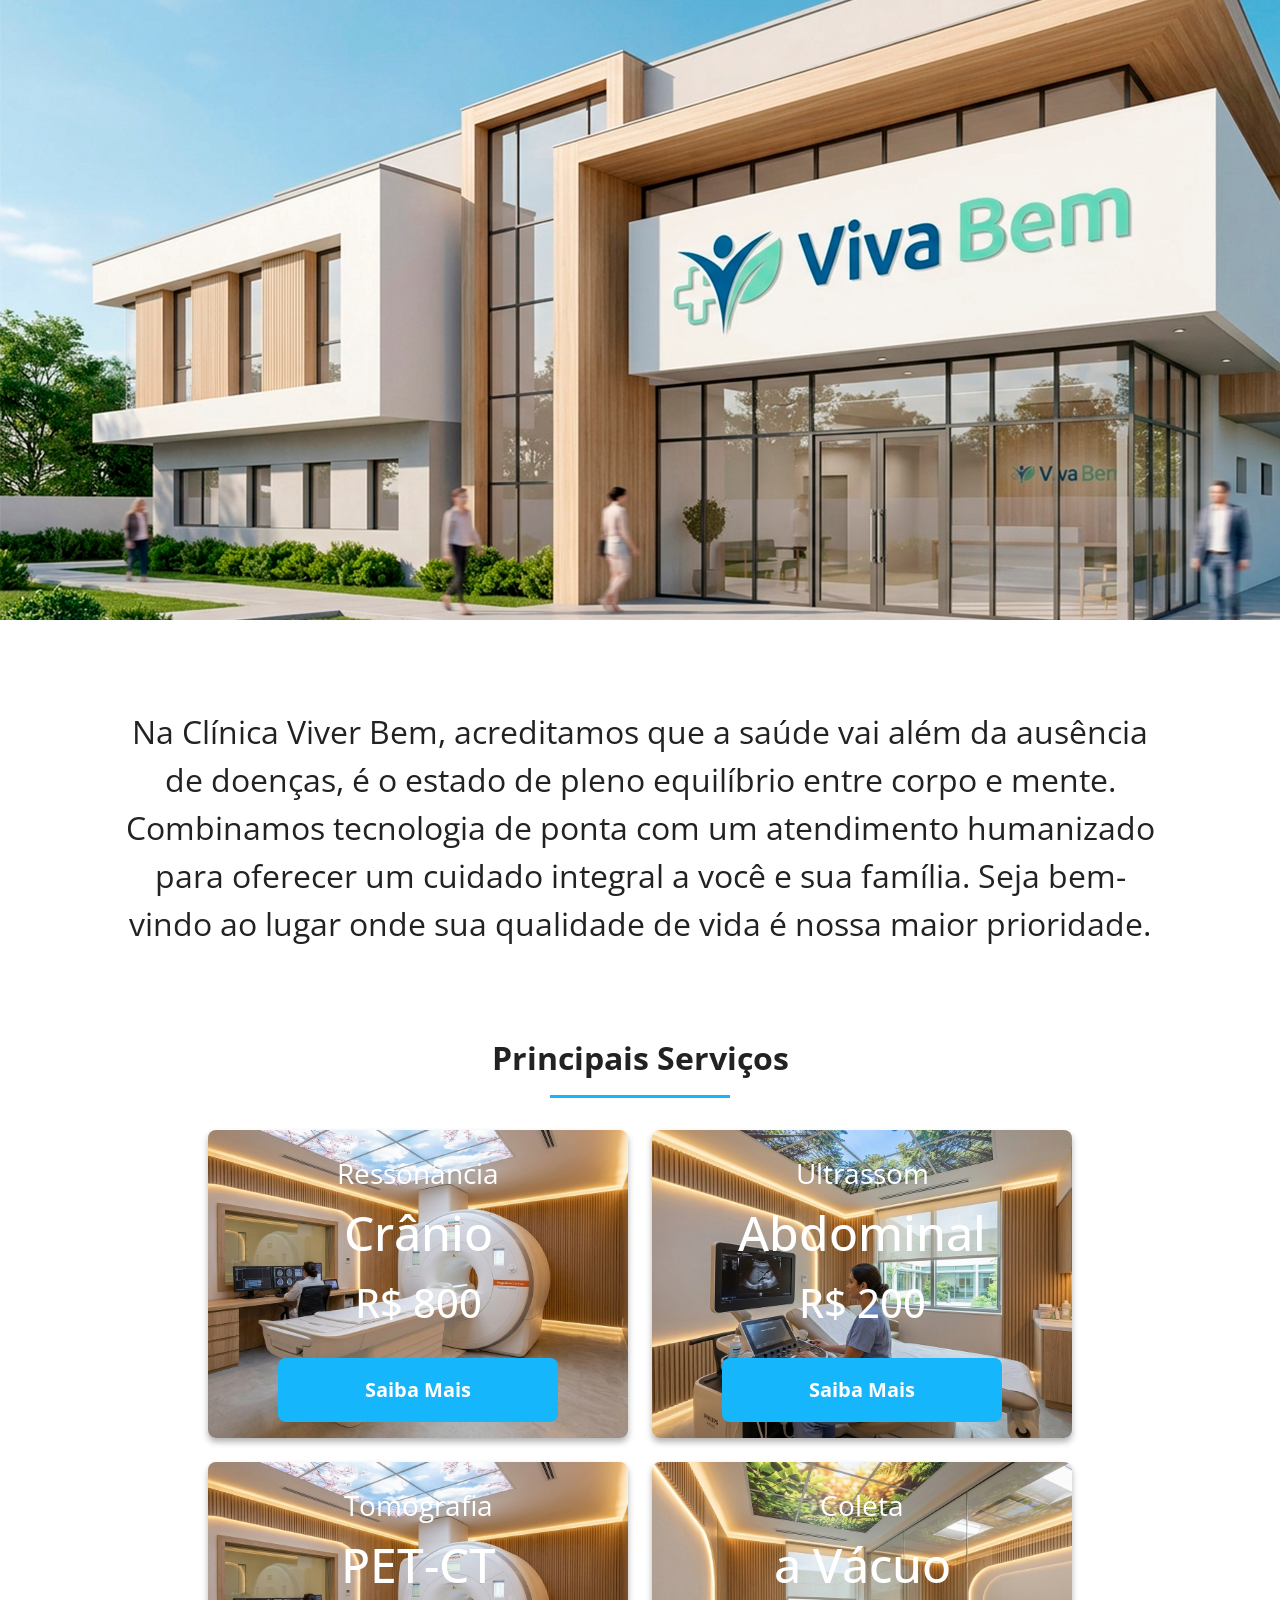
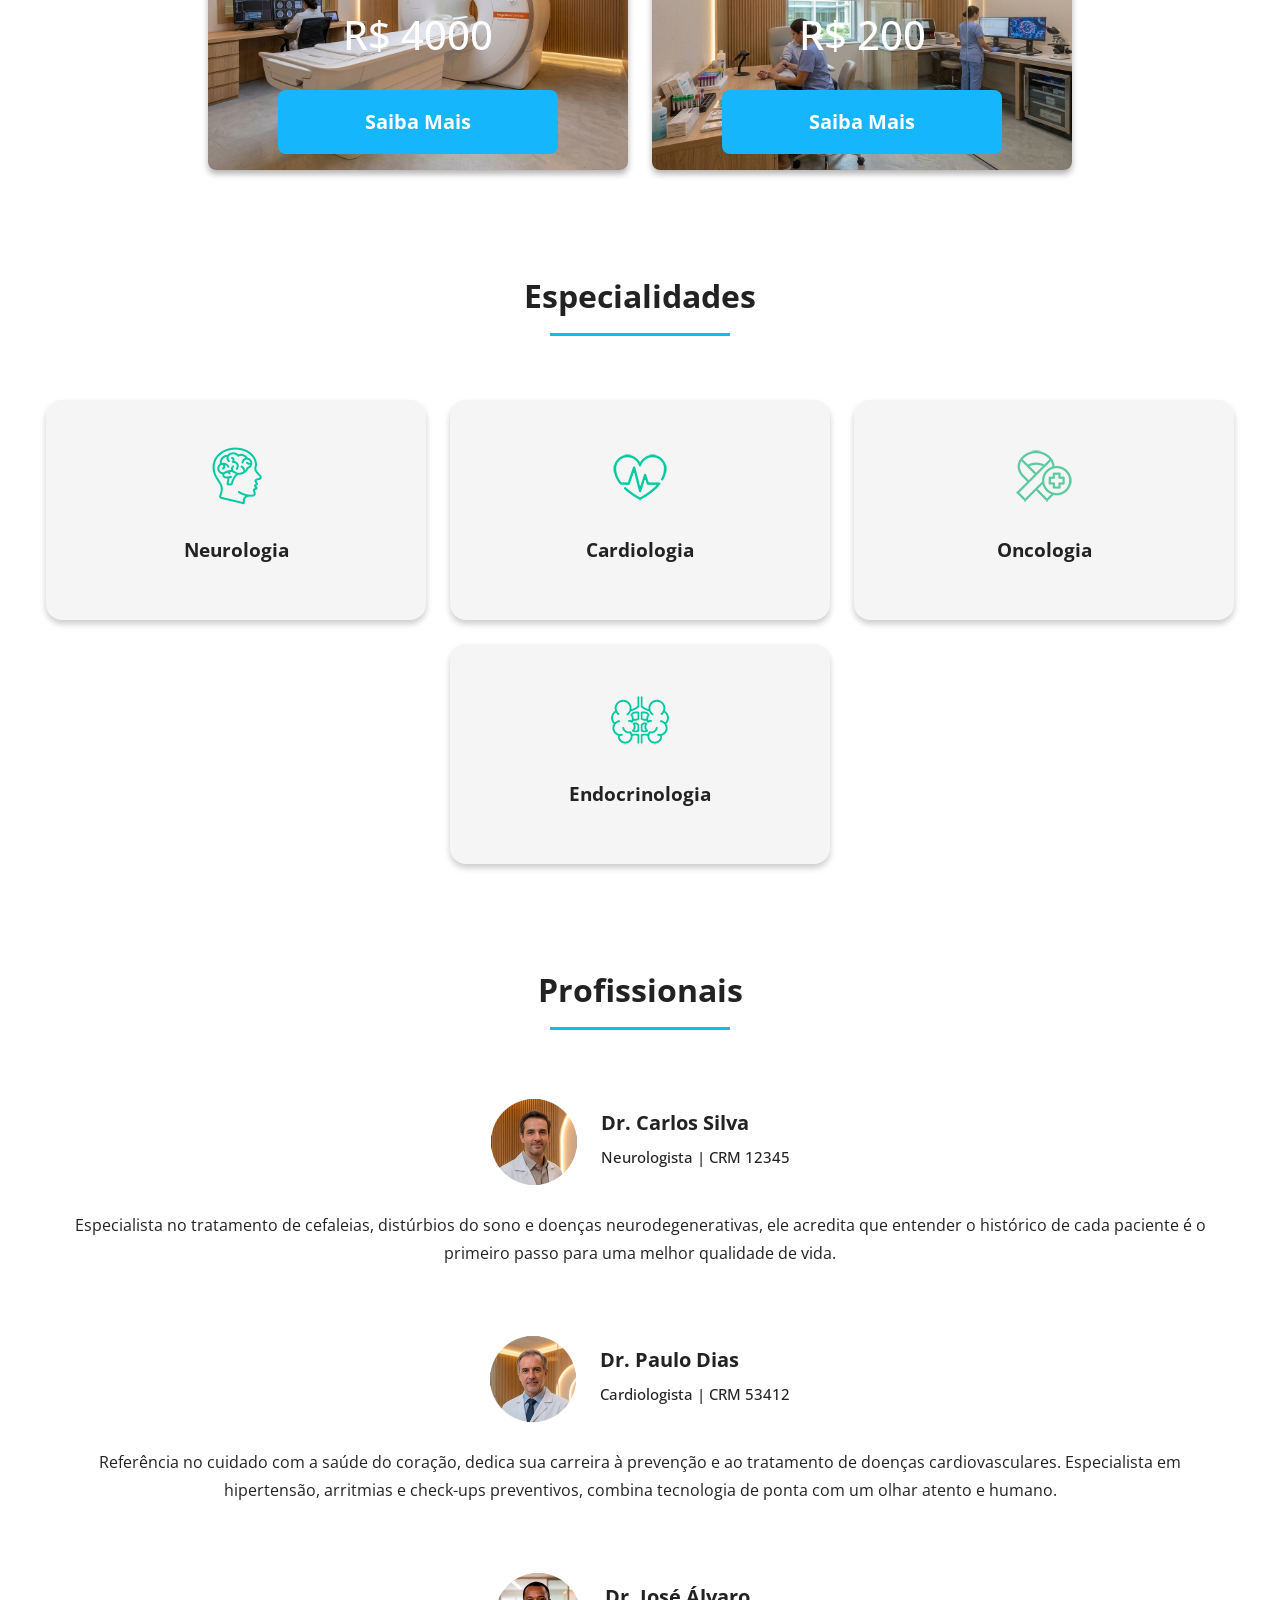
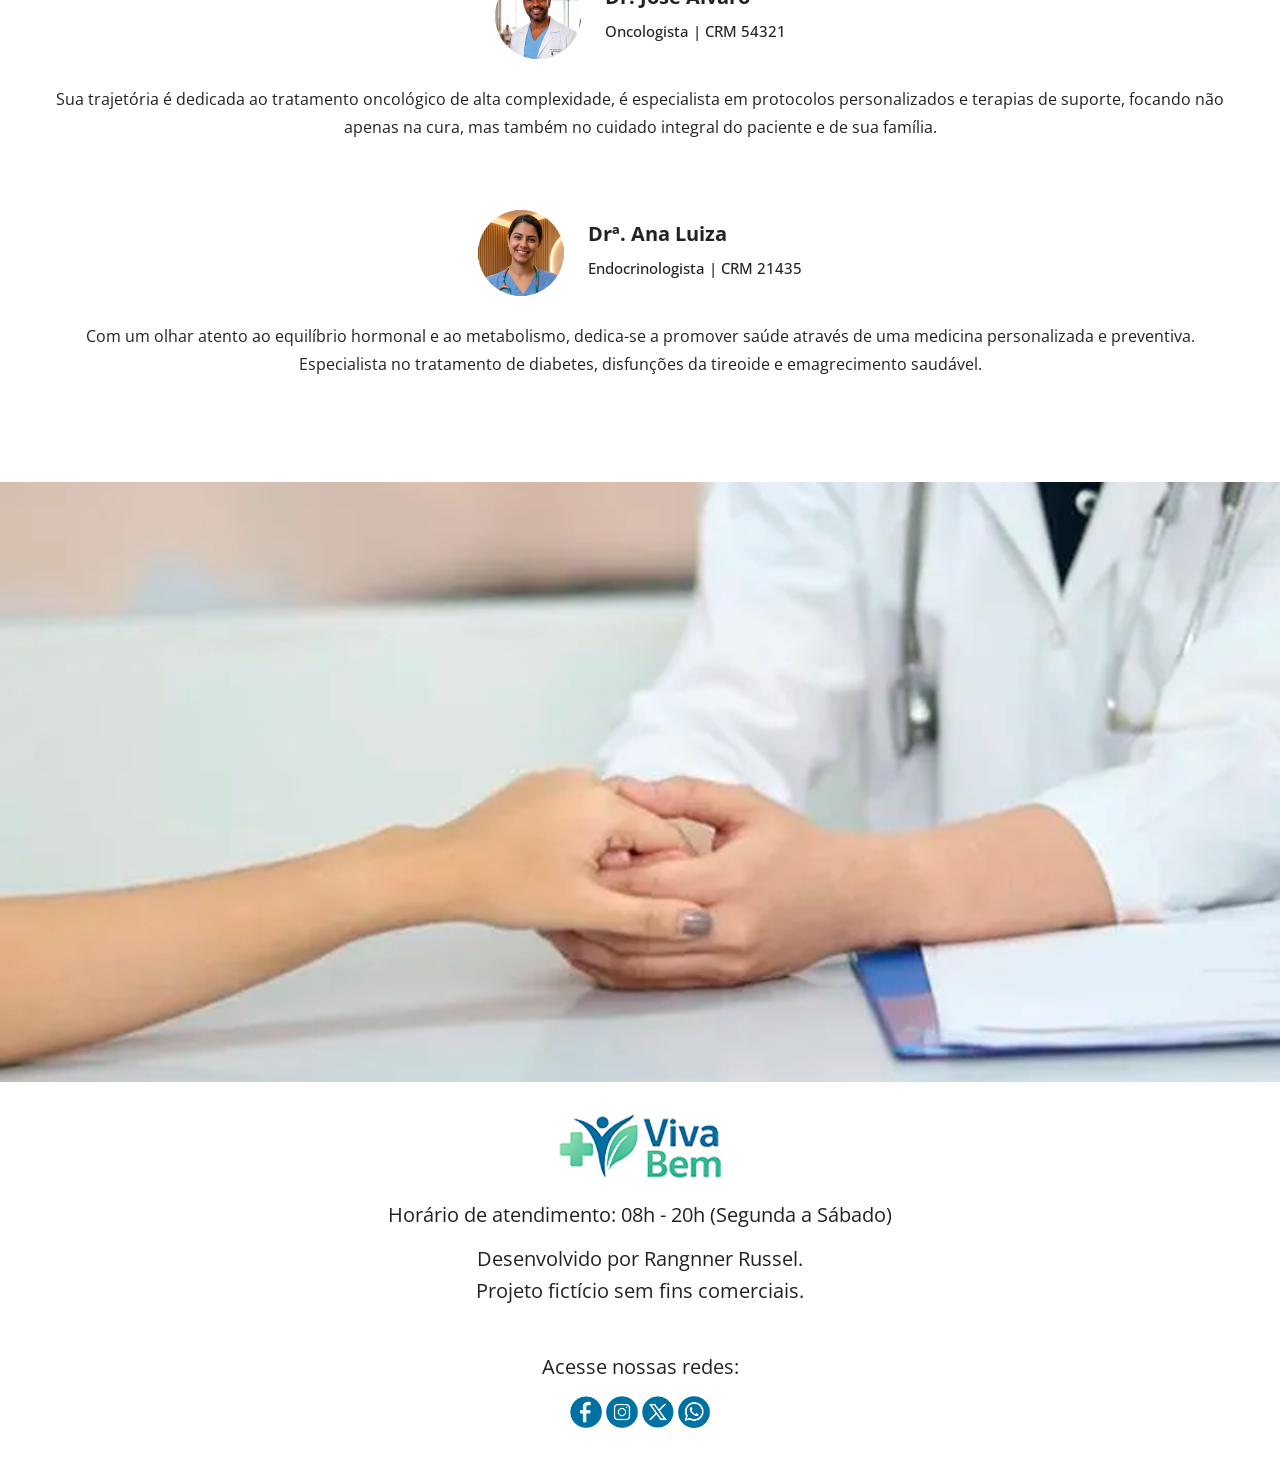
<file: index.html>
<!doctype html>
<html lang="pt-BR">
  <head>
    <meta charset="UTF-8" />
    <meta name="viewport" content="width=device-width, initial-scale=1.0" />
    <link rel="icon" href="favico.png" type="xml/png" />
    <link rel="stylesheet" href="./css/style.css" />
    <title>Clínica Viva Bem</title>
  </head>
  <body>
    <section class="hero">
      <div class="hero-img"></div>
      <h2>
        Na Clínica Viver Bem, acreditamos que a saúde vai além da ausência de
        doenças, é o estado de pleno equilíbrio entre corpo e mente. Combinamos
        tecnologia de ponta com um atendimento humanizado para oferecer um
        cuidado integral a você e sua família. Seja bem-vindo ao lugar onde sua
        qualidade de vida é nossa maior prioridade.
      </h2>
    </section>
    <section class="servicos">
      <div class="secao-titulo">
        <h2>Principais Serviços</h2>
        <hr />
      </div>
      <div class="cards-servicos">
        <article class="card ressonancia">
          <header>
            <p>Ressonância</p>
            <h3>
              Crânio <br />
              <span>R$ 800</span>
            </h3>
          </header>
          <footer>
            <a href="contato.html" class="button">Saiba Mais</a>
          </footer>
        </article>
        <article class="card ultrassom">
          <header>
            <p>Ultrassom</p>
            <h3>
              Abdominal <br />
              <span>R$ 200</span>
            </h3>
          </header>
          <footer>
            <a href="contato.html" class="button">Saiba Mais</a>
          </footer>
        </article>
        <article class="card tomografia">
          <header>
            <p>Tomografia</p>
            <h3>
              PET-CT <br />
              <span>R$ 4000</span>
            </h3>
          </header>
          <footer>
            <a href="contato.html" class="button">Saiba Mais</a>
          </footer>
        </article>
        <article class="card coleta">
          <header>
            <p>Coleta</p>
            <h3>
              a Vácuo <br />
              <span>R$ 200</span>
            </h3>
          </header>
          <footer>
            <a href="contato.html" class="button">Saiba Mais</a>
          </footer>
      </div>
    </section>
    <section class="especialidades">
      <div class="secao-titulo">
        <h2>Especialidades</h2>
        <hr />
      </div>
      <div class="card-especialidade">
        <a class="card" href="#" target="_blank" title="Busque pela especialidade de neurologia">
          <img src="img/icon_neurologia.png" class="card-img" />
          <h3 class="secao-titulo">Neurologia</h3>
        </a>
        <a class="card" href="#" target="_blank" title="Busque pela especialidade de cardiologia">
          <img src="img/icon_cardiologia.png" class="card-img" />
          <h3 class="secao-titulo">Cardiologia</h3>
        </a>
        <a class="card" href="#" target="_blank" title="Busque pela especialidade de oncologia">
          <img src="img/icon_oncologia.png" class="card-img" />
          <h3 class="secao-titulo">Oncologia</h3>
        </a>
        <a class="card" href="#" target="_blank" title="Busque pela especialidade de endocrinologia">
          <img src="img/icon_endocrino.png" class="card-img"/>
          <h3 class="secao-titulo">Endocrinologia</h3>
        </a>
      </div>
    </section>
    <section class="profissionais">
      <div class="secao-titulo">
        <h2>Profissionais</h2>
        <hr />
      </div>
      <div class="apresentacao-container">
        <article>
          <header>
            <img
              src="img/doutor_neuro.png"
              alt="imagem de perfil do Dr. Carlos Silva, neurologista da clínica Viva Bem."
            />
            <div class="perfil-info">
              <h3>Dr. Carlos Silva</h3>
              <div class="especialidade">
                <h4>Neurologista | CRM 12345</h4>
              </div>
            </div>   
          </header>
          <footer>
            <p>
              Especialista no tratamento de cefaleias, 
              distúrbios do sono e doenças neurodegenerativas, 
              ele acredita que entender o histórico de cada paciente 
              é o primeiro passo para uma melhor qualidade de vida.
            </p>
          </footer>
        </article>
        <article>
          <header>
            <img
              src="img/doutor_cardio.png"
              alt="imagem de perfil do Dr. Marcos Oliveira, cardiologista da clínica Viva Bem."
            />
            <div class="perfil-info">
              <h3>Dr. Paulo Dias</h3>
              <div class="especialidade">
                <h4>Cardiologista | CRM 53412</h4>
              </div>
            </div>
          </header>
          <footer>
            <p>
              Referência no cuidado com a saúde do coração, 
              dedica sua carreira à prevenção e ao 
              tratamento de doenças cardiovasculares.
              Especialista em hipertensão, arritmias e check-ups preventivos,
              combina tecnologia de ponta com um olhar atento e humano.
            </p>
          </footer>
        </article>
        <article>
          <header>
            <img
              src="img/doutor_oncologista.png"
              alt="imagem de perfil do Dr. José Álvaro, oncologista da clínica Viva Bem."
            />
            <div class="perfil-info">
              <h3>Dr. José Álvaro</h3>
              <div class="especialidade">
                <h4>Oncologista | CRM 54321</h4>
              </div>
            </div>
          </header>
          <footer>
            <p>
              Sua trajetória é dedicada ao tratamento oncológico 
              de alta complexidade, é especialista em protocolos personalizados 
              e terapias de suporte, focando não apenas na cura, 
              mas também no cuidado integral do paciente e de sua família.
            </p>
          </footer>
        </article>
        <article>
          <header>
            <img
              src="img/doutora_pediatra.png"
              alt="imagem de perfil do Dr. Marcos Oliveira, endocrinologista da clínica Viva Bem."
            />
            <div class="perfil-info">
              <h3>Drª. Ana Luiza</h3>
              <div class="especialidade">
                <h4>Endocrinologista | CRM 21435</h4>
              </div>
            </div>
          </header>
          <footer>
            <p>
              Com um olhar atento ao equilíbrio hormonal e ao metabolismo, 
              dedica-se a promover saúde através de uma medicina personalizada 
              e preventiva. Especialista no tratamento de diabetes, 
              disfunções da tireoide e emagrecimento saudável. 
            </p>
          </footer>
        </article>
      </div>
    </section>
    <section class="bottom-hero">
      <div class="hero-img"></div>
    </section>
    <footer class="main-footer">
      <div class="footer-content">
        <img src="img/logo_desktop.png" alt="logo completo da Clínica Viva Bem" />
        <p>Horário de atendimento: 08h - 20h (Segunda a Sábado)</p>
        <p>Desenvolvido por Rangnner Russel. <br>Projeto fictício sem fins comerciais.</p>
      </div>
      <div class="footer-social">
        <p>Acesse nossas redes:</p>
        <a
          href="#"
          target="_blank"
          title="Acesse o Facebook da Clínica Viva Bem"
          ><img class="icon"
            src="img/icon_face.png"
            alt="icone do Facebook na cor branca"
        /></a>
        <a
          href="#"
          target="_blank"
          title="Acesse o Instagram da Clínica Viva Bem"
          ><img class="icon"
            src="img/icon_insta.png"
            alt="icone do Instagram na cor branca"
        /></a>
        <a
          href="#"
          target="_blank"
          title="Acesse o X da Clínica Viva Bem"
          ><img class="icon"
            src="img/icon_x.png"
            alt="icone do X na cor branca"
        /></a>
        <a href="#" target="_blank" title="Entre em contato através do whatsapp"
          ><img class="icon"
            src="img/icon_zap.png"
            alt="icone do whatsapp na cor branca"
        /></a>
      </div>
    </footer>
  </body>
</html>
</file>
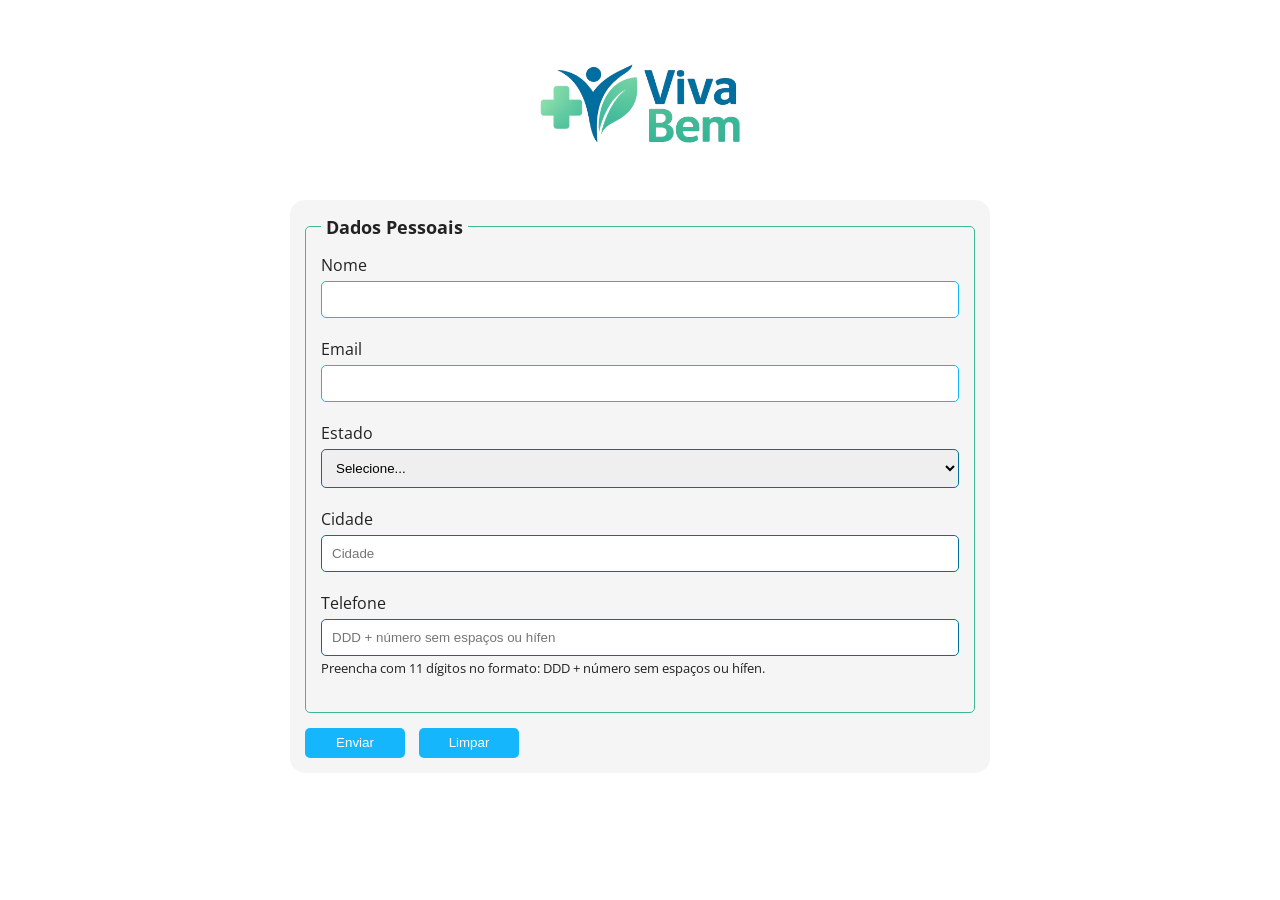
<file: contato.html>
<!doctype html>
<html lang="pt-BR">
  <head>
    <meta charset="UTF-8" />
    <meta name="viewport" content="width=device-width, initial-scale=1.0" />
    <meta property="og:image" content="banner.jpg" />
    <link rel="icon" href="favico.png" type="xml/png" />
    <link rel="stylesheet" href="css/style_contato.css" />
    <title>Contato</title>
  </head>
  <body>
    <main>
      <header>
        <img src="img/logo.png" alt="logo" width="200" />
      </header>
      <section>
        <form action="index.html" method="post">
          <fieldset>
            <legend>Dados Pessoais</legend>
            <label for="name">Nome</label>
            <input id="name" type="text" name="userName" required />
            <br />
            <label for="email">Email</label>
            <input id="email" type="email" name="userEmail" required />
            <br />
            <label for="state">Estado</label>
            <select id="state" name="userState" required>
              <option value="notInformed">Selecione...</option>
              <option value="acre">Acre</option>
              <option value="alagoas">Alagoas</option>
              <option value="amapa">Amapá</option>
              <option value="amazonas">Amazonas</option>
              <option value="bahia">Bahia</option>
              <option value="ceara">Ceará</option>
              <option value="distritoFederal">Distrito Federal</option>
              <option value="espiritoSanto">Espirito Santo</option>
              <option value="goias">Goiás</option>
              <option value="maranhao">Maranhão</option>
              <option value="matoGrossodoSul">Mato Grosso do Sul</option>
              <option value="matoGrosso">Mato Grosso</option>
              <option value="minasGerais">Minas Gerais</option>
              <option value="para">Pará</option>
              <option value="paraiba">Paraíba</option>
              <option value="parana">Paraná</option>
              <option value="pernambuco">Pernambuco</option>
              <option value="piaui">Piauí</option>
              <option value="rioDeJaneiro">Rio de Janeiro</option>
              <option value="rioGrandeDoNorte">Rio Grande do Norte</option>
              <option value="rioGrandeDoSul">Rio Grande do Sul</option>
              <option value="rondonia">Rondônia</option>
              <option value="roraima">Roraima</option>
              <option value="santaCatarina">Santa Catarina</option>
              <option value="saoPaulo">São Paulo</option>
              <option value="sergipe">Sergipe</option>
              <option value="tocantins">Tocantins</option>
            </select>
            <label for="city">Cidade</label>
            <input id="city" type="text" name="userCity" placeholder="Cidade" />
            <label for="phoneNumber">Telefone</label>
            <input
              id="phoneNumber"
              type="tel"
              name="userPhoneNumber"
              pattern="[0-9]{11}"
              placeholder="DDD + número sem espaços ou hífen"
              aria-describedby="phoneHelp"
            />
            <small id="phoneHelp"
              >Preencha com 11 dígitos no formato: DDD + número sem espaços ou
              hífen.</small
            >
            <br />
          </fieldset>
          <button type="submit" aria-label="Enviar dados do formulário">
            Enviar
          </button>
          <button type="reset" aria-label="Limpar dados do formulário">
            Limpar
          </button>
        </form>
      </section>
    </main>
  </body>
</html>
</file>
<file: css/style.css>
@import url(global.css);
@import url(header.css);
@import url(hero.css);
@import url(servicos.css);
@import url(especialidades.css);
@import url(profissionais.css);
@import url(footer.css);
</file>
<file: css/style_contato.css>
@import url(global.css);
@import url(contato.css);
</file>
